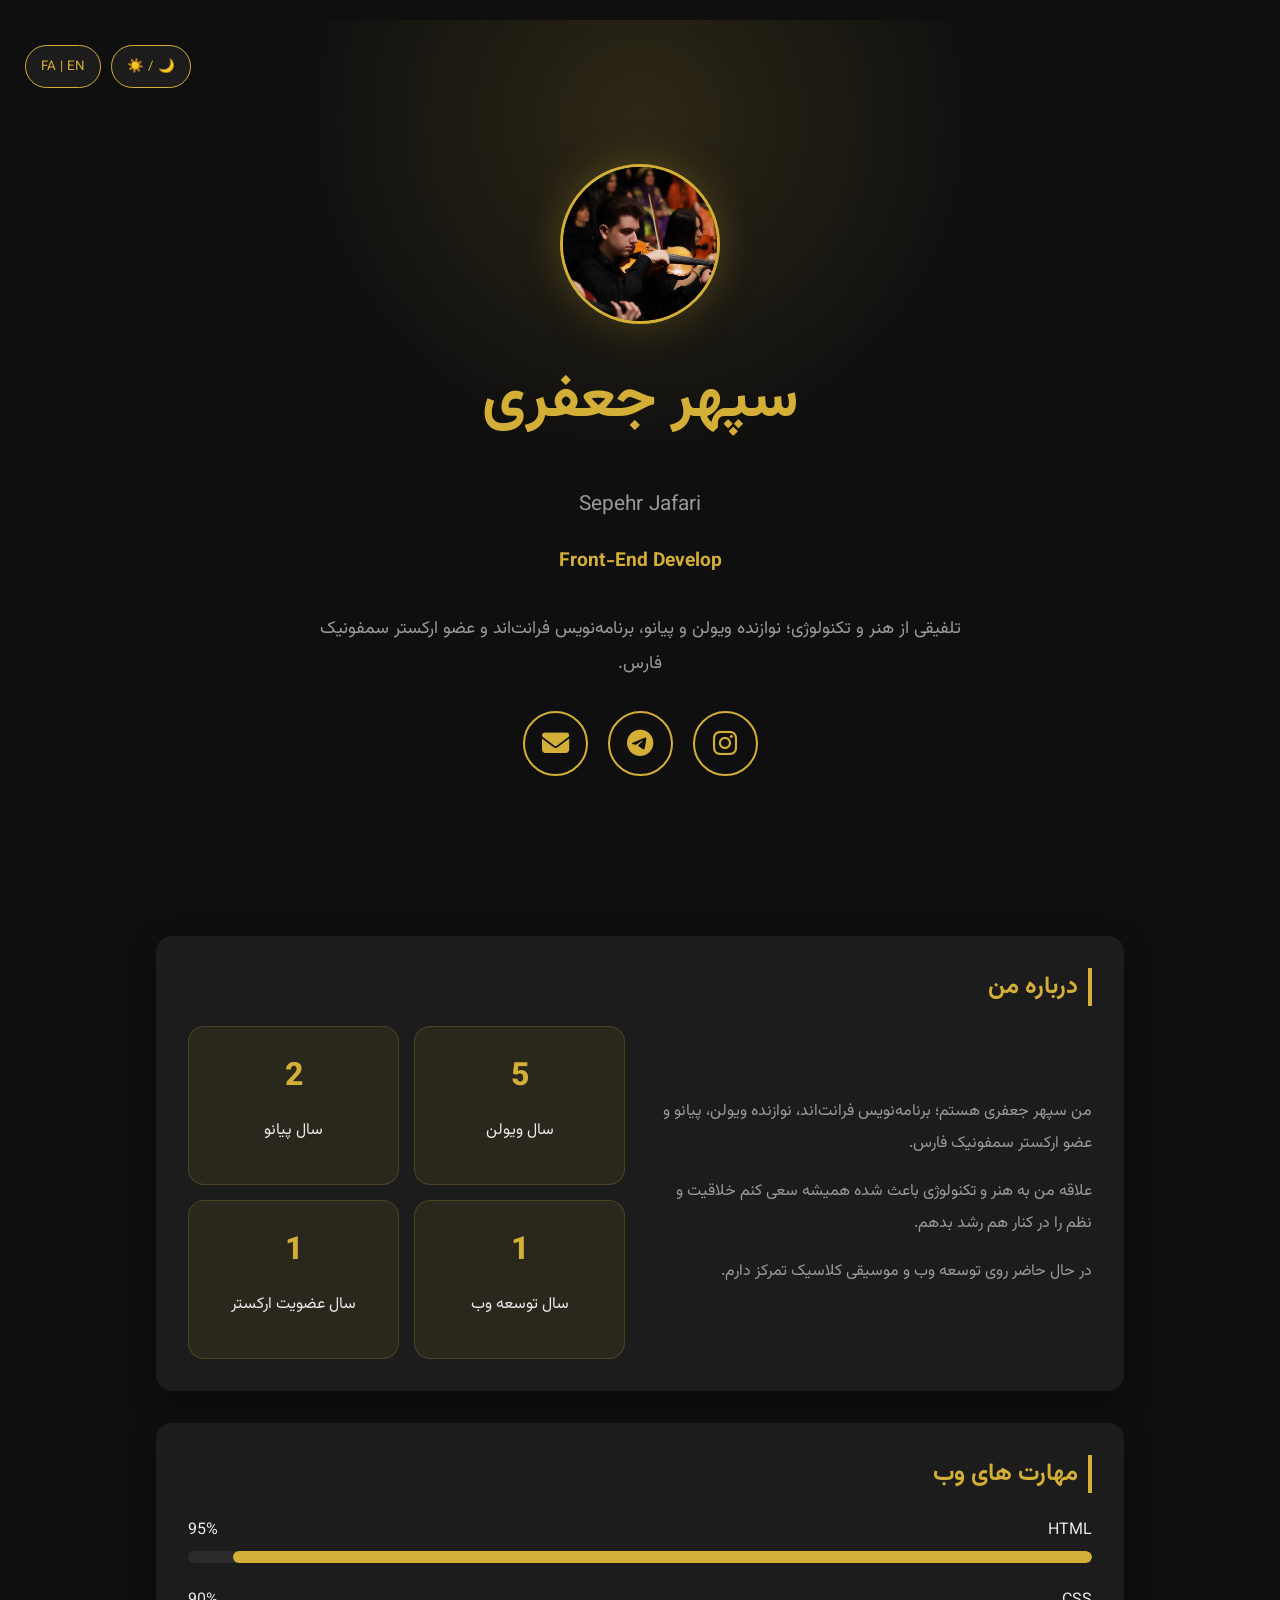
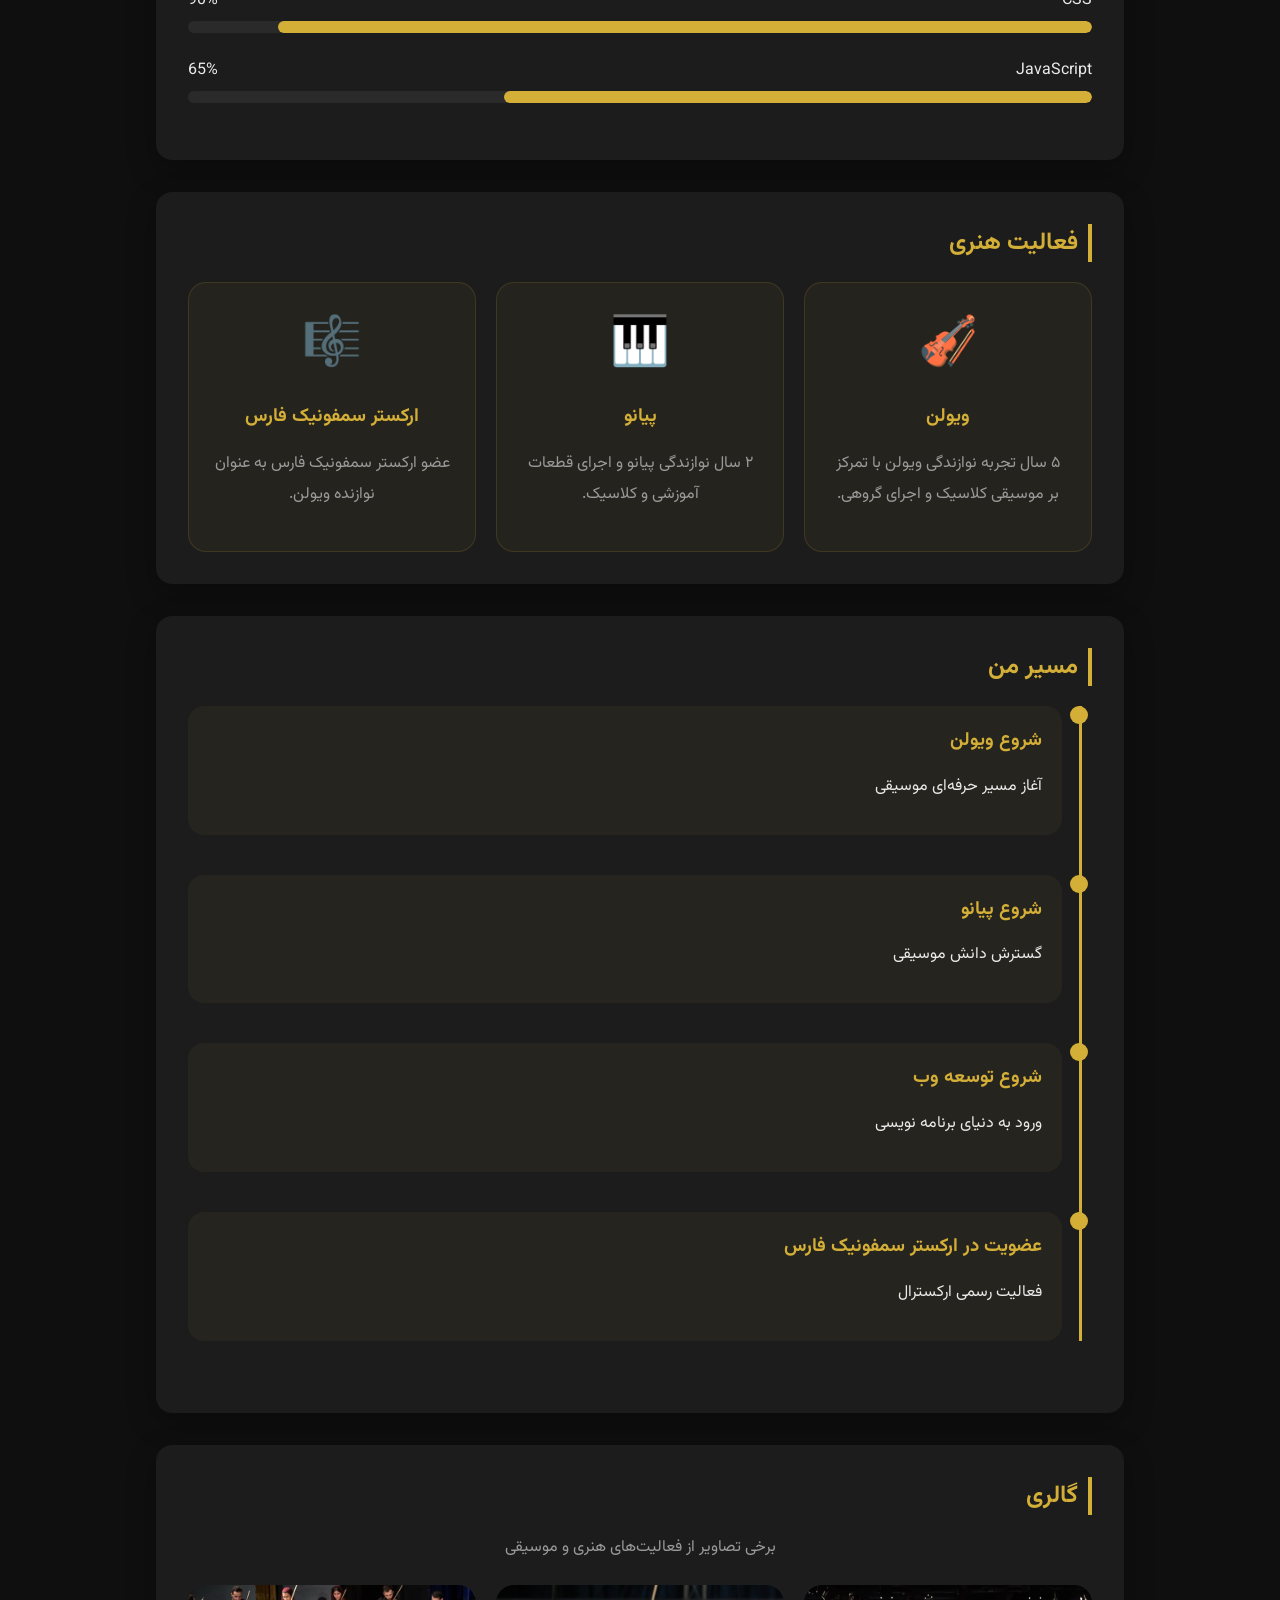
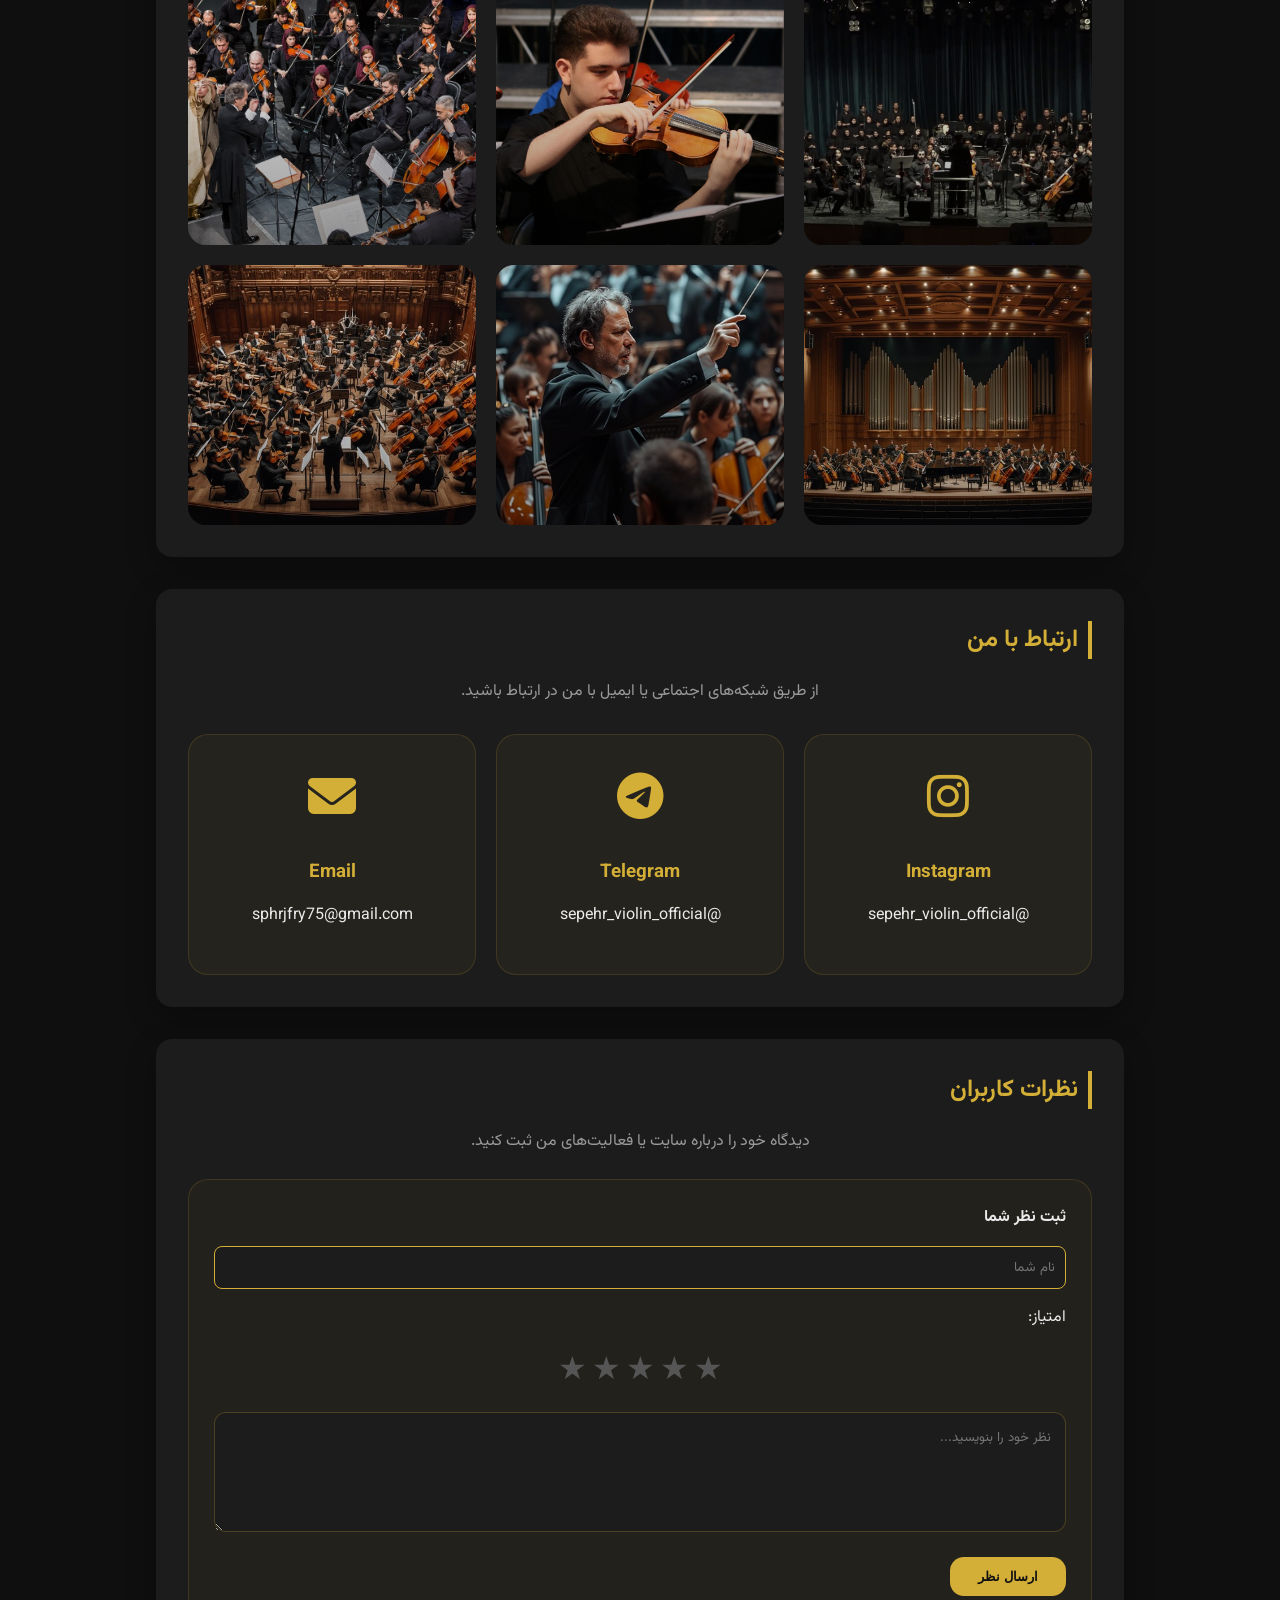
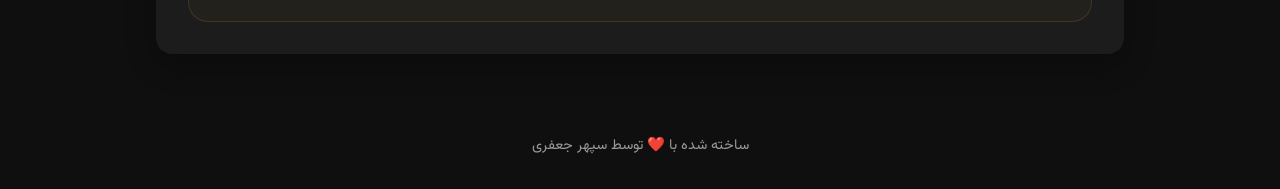
<file: index.html>
<!doctype html>
<html lang="fa" dir="rtl">

<head>
  <meta charset="UTF-8" />
  <meta name="viewport" content="width=device-width, initial-scale=1.0" />
  <title>رزومه سپهر جعفری | Sepehr Jafari</title>
  <meta name="google-site-verification" content="ZK2wuOzeRr2LqJ8RXQQLrnfOrFVLH0d0a2nVLDdTAMw" />
  <meta name="description"
    content="رزومه رسمی سپهر جعفری(Sepehr Jafari), برنامه نویس فرانت اند و نوازنده ویولن و پیانو.مشاهده سوابق و مهارت ها و راه های ارتباطی." />
  <meta name="keywords" content="سپهر جعفری,رزومه سپهر جعفری.Sepehr Jafari,برنامه نویس,ویولن,پیانو,فرانت اند" />
  <script type="application/ld+json">
      {
        "@context": "https://schema.org",
        "@type": "Person",
        "name": "سپهر جعفری",
        "alternateName": "Sepehr Jafari",
        "jobTitle": "Front-End Developer",
        "url": "https://sepi20250.github.io/Rezoome/",
        "email": "mailto:sphrjfry75@gmail.com"
      }
    </script>
  <!-- Fonts -->
  <link href="https://fonts.googleapis.com/css2?family=Vazirmatn:wght@300;400;600;800&display=swap" rel="stylesheet" />
  <!-- Favicon -->
  <link rel="icon" type="image/png" href="SJ-logo.png" />
  <link rel="stylesheet" href="https://cdnjs.cloudflare.com/ajax/libs/font-awesome/6.5.1/css/all.min.css" />
  <link rel="stylesheet" href="style.css">
</head>

<body>
  <section class="hero">
    <div class="hero-buttons">
      <button id="toggleTheme" onclick="toggleTheme()">🌙 / ☀️</button>
      <button id="langToggle">FA | EN</button>
    </div>

    <div class="profile-wrapper">
      <div class="profile-image">
        <img src="sepehr-logo.jpg" alt="profile" />
      </div>

      <h1 class="hero-title" id="heroName">سپهر جعفری</h1>

      <h2 class="hero-subtitle" id="heroSubtitle">Sepehr Jafari</h2>

      <div class="typing-container">
        <span id="typing"></span>
      </div>

      <p class="hero-description" id="heroDesc">
        تلفیقی از هنر و تکنولوژی؛ نوازنده ویولن و پیانو، برنامه‌نویس فرانت‌اند
        و عضو ارکستر سمفونیک فارس.
      </p>

      <div class="social-links">
        <a href="https://instagram.com/sepehr_violin_official" target="_blank" class="social-btn">
          <i class="fab fa-instagram"></i>
        </a>

        <a href="https://t.me/sepehr_violin_official" target="_blank" class="social-btn">
          <i class="fab fa-telegram"></i>
        </a>

        <a href="mailto:sphrjfry75@gmail.com" class="social-btn">
          <i class="fas fa-envelope"></i>
        </a>
      </div>
    </div>
  </section>

  <div class="container">
    <section class="section about-section">
      <h2 id="aboutTitle">درباره من</h2>

      <div class="about-grid">
        <div class="about-text">
          <p id="aboutText">
            من سپهر جعفری هستم؛ برنامه‌نویس فرانت‌اند، نوازنده ویولن، پیانو و
            عضو ارکستر سمفونیک فارس.
          </p>

          <p id="aboutText2">
            علاقه من به هنر و تکنولوژی باعث شده همیشه سعی کنم خلاقیت و نظم را
            در کنار هم رشد بدهم.
          </p>

          <p id="aboutText3">
            در حال حاضر روی توسعه وب و موسیقی کلاسیک تمرکز دارم.
          </p>
        </div>

        <div class="stats-grid">
          <div class="stat-card">
            <span>5</span>
            <p id="stat1">سال ویولن</p>
          </div>

          <div class="stat-card">
            <span>2</span>
            <p id="stat2">سال پیانو</p>
          </div>

          <div class="stat-card">
            <span>1</span>
            <p id="stat3">سال توسعه وب</p>
          </div>

          <div class="stat-card">
            <span>1</span>
            <p id="stat4">سال عضویت ارکستر</p>
          </div>
        </div>
      </div>
    </section>

    <section class="section">
      <h2 id="skillsTitle">مهارت های وب</h2>

      <div class="skill">
        <div class="skill-title">
          HTML
          <span>95%</span>
        </div>

        <div class="skill-bar">
          <div class="skill-fill" style="width: 95%"></div>
        </div>
      </div>

      <div class="skill">
        <div class="skill-title">
          CSS
          <span>90%</span>
        </div>

        <div class="skill-bar">
          <div class="skill-fill" style="width: 90%"></div>
        </div>
      </div>

      <div class="skill">
        <div class="skill-title">
          JavaScript
          <span>65%</span>
        </div>

        <div class="skill-bar">
          <div class="skill-fill" style="width: 65%"></div>
        </div>
      </div>
    </section>

    <section class="section">
      <h2 id="musicTitle">فعالیت هنری</h2>

      <div class="music-grid">
        <div class="music-card">
          <div class="music-icon">🎻</div>
          <h3 id="violinTitle">ویولن</h3>
          <p id="violinText">
            ۵ سال تجربه نوازندگی ویولن با تمرکز بر موسیقی کلاسیک و اجرای
            گروهی.
          </p>
        </div>

        <div class="music-card">
          <div class="music-icon">🎹</div>
          <h3 id="pianoTitle">پیانو</h3>
          <p id="pianoText">
            ۲ سال نوازندگی پیانو و اجرای قطعات آموزشی و کلاسیک.
          </p>
        </div>

        <div class="music-card">
          <div class="music-icon">🎼</div>
          <h3 id="orchestraTitle">ارکستر سمفونیک فارس</h3>
          <p id="orchestraText">
            عضو ارکستر سمفونیک فارس به عنوان نوازنده ویولن.
          </p>
        </div>
      </div>
    </section>

    <section class="section">
      <h2 id="timelineTitle">مسیر من</h2>

      <div class="timeline">
        <div class="timeline-item">
          <div class="timeline-dot"></div>
          <div class="timeline-content">
            <h3 id="t1title">شروع ویولن</h3>
            <p id="t1text">آغاز مسیر حرفه‌ای موسیقی</p>
          </div>
        </div>

        <div class="timeline-item">
          <div class="timeline-dot"></div>
          <div class="timeline-content">
            <h3 id="t2title">شروع پیانو</h3>
            <p id="t2text">گسترش دانش موسیقی</p>
          </div>
        </div>

        <div class="timeline-item">
          <div class="timeline-dot"></div>
          <div class="timeline-content">
            <h3 id="t3title">شروع توسعه وب</h3>
            <p id="t3text">ورود به دنیای برنامه نویسی</p>
          </div>
        </div>

        <div class="timeline-item">
          <div class="timeline-dot"></div>
          <div class="timeline-content">
            <h3 id="t4title">عضویت در ارکستر سمفونیک فارس</h3>
            <p id="t4text">فعالیت رسمی ارکسترال</p>
          </div>
        </div>
      </div>
    </section>

    <section class="section">
      <h2 id="galleryTitle">گالری</h2>

      <p class="gallery-text" id="galleryText">
        برخی تصاویر از فعالیت‌های هنری و موسیقی
      </p>

      <div class="gallery-grid">
        <div class="gallery-item">
          <img src="orchestra1.jpg" alt="Sepehr Jafari" />
        </div>

        <div class="gallery-item">
          <img src="orchestra2.jpg" alt="Sepehr Jafari" />
        </div>

        <div class="gallery-item">
          <img src="orchestra3.jpg" alt="Sepehr Jafari" />
        </div>

        <div class="gallery-item">
          <img src="orchestra4.jpg" alt="Sepehr Jafari" />
        </div>

        <div class="gallery-item">
          <img src="orchestra5.jpg" alt="Sepehr Jafari" />
        </div>

        <div class="gallery-item">
          <img src="orchestra6.jpg" alt="Sepehr Jafari" />
        </div>
      </div>
    </section>

    <section class="section">
      <h2 id="contactTitle">ارتباط با من</h2>

      <p class="contact-text" id="contactText">
        از طریق شبکه‌های اجتماعی یا ایمیل با من در ارتباط باشید.
      </p>

      <div class="contact-grid">
        <a href="https://instagram.com/sepehr_violin_official" target="_blank" class="contact-card">
          <div class="contact-icon">
            <i class="fab fa-instagram"></i>
          </div>

          <h3>Instagram</h3>

          <p>@sepehr_violin_official</p>
        </a>

        <a href="https://t.me/sepehr_violin_official" target="_blank" class="contact-card">
          <div class="contact-icon">
            <i class="fab fa-telegram"></i>
          </div>

          <h3>Telegram</h3>

          <p>@sepehr_violin_official</p>
        </a>

        <a href="mailto:sphrjfry75@gmail.com" class="contact-card">
          <div class="contact-icon">
            <i class="fas fa-envelope"></i>
          </div>

          <h3>Email</h3>

          <p>sphrjfry75@gmail.com</p>
        </a>
      </div>
    </section>

    <section class="section">
      <h2 id="commentsTitle">نظرات کاربران</h2>
      <p class="comment-desc" id="commentDesc">
        دیدگاه خود را درباره سایت یا فعالیت‌های من ثبت کنید.
      </p>

      <div id="comments-container">
        <!-- نظرات تأیید شده بعد از مدیریت شما ظاهر می‌شوند -->
      </div>

      <form id="commentForm" class="job">
        <strong id="commentFormTitle">ثبت نظر شما</strong>
        <p>
          <input id="nameInput" type="text" name="name" placeholder="نام شما" required style="
                width: 100%;
                padding: 10px;
                border-radius: 8px;
                border: 1px solid var(--gold);
                background: var(--card);
                color: var(--text);
              " />
        </p>
        <p>
          <label id="rateLabel">امتیاز:</label>

        <div class="rating">
          <input type="radio" name="rate" id="star5" value="5">
          <label for="star5">★</label>

          <input type="radio" name="rate" id="star4" value="4">
          <label for="star4">★</label>

          <input type="radio" name="rate" id="star3" value="3">
          <label for="star3">★</label>

          <input type="radio" name="rate" id="star2" value="2">
          <label for="star2">★</label>

          <input type="radio" name="rate" id="star1" value="1">
          <label for="star1">★</label>
        </div>
        </p>
        <p>
          <textarea id="commentInput" name="comment" placeholder="نظر خود را بنویسید..."></textarea>
        </p>
        <button id="submitBtn" type="submit">ارسال نظر</button>
      </form>

      <div id="successMessage">نظر شما با موفقیت ثبت شد ✅</div>
    </section>
  </div>

  <footer id="footerText">ساخته شده با ❤️ توسط سپهر جعفری</footer>

  <script src="script.js"></script>
</body>

</html>
</file>
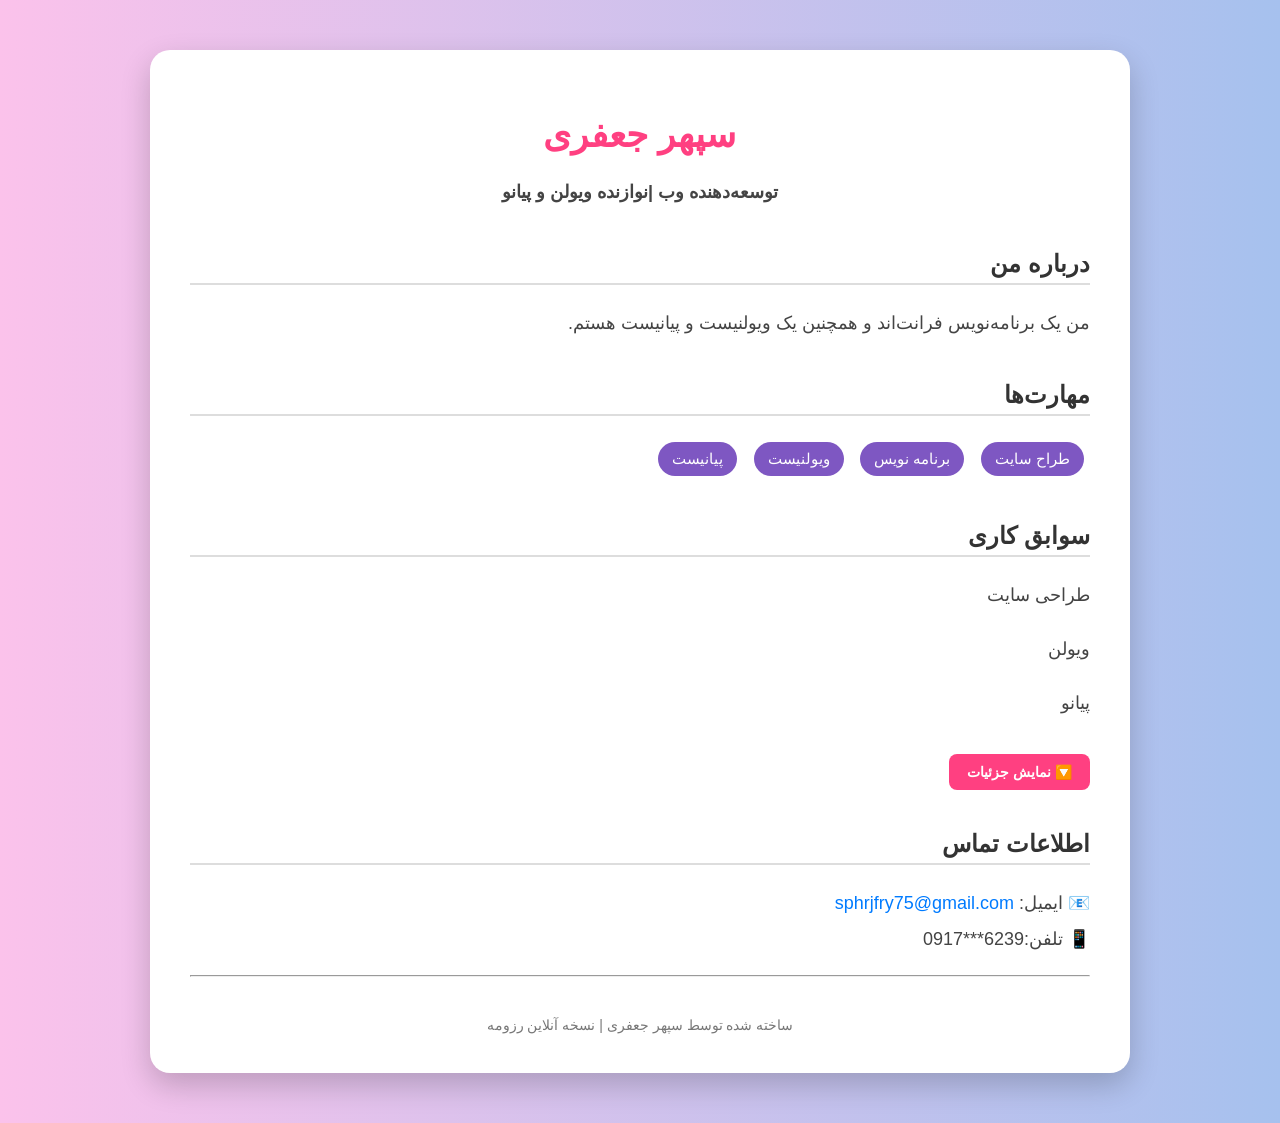
<file: Rezoome.html>
<!DOCTYPE html>
<html lang="fa">
<head>
  <meta charset="UTF-8">
  <meta name="viewport" content="width=device-width, initial-scale=1">
  <title>رزومه سپهر جعفری</title>

  <!-- فونت Vazir از CDN -->
  <link href="https://cdn.fontcdn.ir/Font/Persian/Vazir/Vazir.css" rel="stylesheet" type="text/css" />

  <style>
    body {
      font-family: 'Vazir', sans-serif;
      margin: 0;
      padding: 0;
      background: linear-gradient(to right, #fbc2eb, #a6c1ee);
      direction: rtl;
    }

    .container {
      max-width: 900px;
      margin: 50px auto;
      background: white;
      padding: 40px;
      border-radius: 20px;
      box-shadow: 0 12px 30px rgba(0, 0, 0, 0.2);
      animation: fadeIn 1s ease-in-out;
    }

    @keyframes fadeIn {
      from {opacity: 0; transform: translateY(20px);}
      to {opacity: 1; transform: translateY(0);}
    }

    h1 {
      color: #ff4081;
      text-align: center;
      font-size: 36px;
      margin-bottom: 5px;
    }

    h2 {
      color: #333;
      border-bottom: 2px solid #ddd;
      padding-bottom: 5px;
      margin-top: 40px;
    }

    p {
      line-height: 2;
      color: #444;
      font-size: 18px;
    }

    .skills span {
      display: inline-block;
      background: #7e57c2;
      color: white;
      padding: 8px 14px;
      margin: 6px;
      border-radius: 20px;
      font-size: 15px;
      transition: transform 0.2s;
    }

    .skills span:hover {
      transform: scale(1.1);
    }

    .btn {
        font-weight: bold;
        font-size: 24px;
      background: #ff4081;
      color: white;
      border: none;
      padding: 10px 18px;
      cursor: pointer;
      margin-top: 15px;
      border-radius: 8px;
      font-size: 14px;
      transition: background 0.3s;
    }

    .btn:hover {
      background: #e91e63;
    }

    .job-details {
      display: none;
      margin-top: 10px;
      background-color: #f0f0f0;
      padding: 10px 15px;
      border-radius: 8px;
    }

    footer {
      text-align: center;
      margin-top: 40px;
      font-size: 14px;
      color: #777;
    }

    a {
      color: #007bff;
      text-decoration: none;
    }

    a:hover {
      text-decoration: underline;
    }
  </style>
</head>
<body>

<div class="container">
  <h1>سپهر جعفری</h1>
  <p style="text-align:center;"><strong>توسعه‌دهنده وب |نوازنده ویولن و پیانو</strong></p>

  <h2>درباره من</h2>
  <p>من یک برنامه‌نویس فرانت‌اند و همچنین یک ویولنیست و پیانیست هستم.
  <h2>مهارت‌ها</h2>
  <div class="skills">
    <span>طراح سایت</span>
    <span>برنامه نویس</span>
    <span>ویولنیست</span>
    <span>پیانیست</span>
  </div>

  <h2>سوابق کاری</h2>
  <p>طراحی سایت</p>
  <p>ویولن</p>
  <p>پیانو</p>
  <button class="btn" onclick="toggleDetails()">🔽 نمایش جزئیات</button>
  <div class="job-details" id="jobDetails">
    <ul>
      <li>طراحی سایت=1 سال</li>
      <li>ویولن=4 سال</li>
      <li>پیانو=2 سال</li>
    </ul>
  </div>

  <h2>اطلاعات تماس</h2>
  <p>
    📧 ایمیل: <a href="mailto:ali.rezaei@example.com">sphrjfry75@gmail.com</a><br>
    📱 تلفن:6239***0917<br>
  </p>
  <hr>

  <footer>
    ساخته شده توسط سپهر جعفری  | نسخه آنلاین رزومه
  </footer>
</div>

<script>
  function toggleDetails() {
    var details = document.getElementById("jobDetails");
    if (details.style.display === "none" || details.style.display === "") {
      details.style.display = "block";
    } else {
      details.style.display = "none";
    }
  }
</script>

</body>
</html>
</file>
<file: style.css>
:root {
      --bg: #0f0f0f;
      --card: #1c1c1c;
      --text: #eaeaea;
      --gold: #d4af37;
      --muted: #9a9a9a;
    }

    body.light {
      --bg: #f5f5f5;
      --card: #ffffff;
      --text: #1a1a1a;
      --gold: #b89b2e;
      --muted: #666;
    }

    * {
      box-sizing: border-box;
    }

    body {
      margin: 0;
      font-family: "Vazirmatn", sans-serif;
      background: var(--bg);
      color: var(--text);
      transition:
        background 0.4s,
        color 0.4s;
    }

    header {
      padding: 3rem 1rem;
      text-align: center;
      animation: fadeDown 1s ease;
    }

    header h1 {
      font-size: 2.5rem;
      margin: 0;
      color: var(--gold);
    }

    header p {
      margin-top: 0.8rem;
      color: var(--muted);
    }

    .toggle {
      position: fixed;
      top: 20px;
      left: 20px;
      background: var(--card);
      border: 1px solid var(--gold);
      color: var(--gold);
      padding: 0.5rem 1rem;
      border-radius: 30px;
      cursor: pointer;
      transition: 0.3s;
    }

    .container {
      max-width: 1000px;
      margin: auto;
      padding: 1rem;
    }

    .section {
      background: var(--card);
      border-radius: 16px;
      padding: 2rem;
      margin-bottom: 2rem;
      box-shadow: 0 10px 30px rgba(0, 0, 0, 0.3);
      animation: fadeUp 1s ease;
    }

    .section h2 {
      margin-top: 0;
      color: var(--gold);
      border-right: 4px solid var(--gold);
      padding-right: 10px;
    }

    .job {
      margin-top: 1.5rem;
      padding-right: 1rem;
      border-right: 2px dashed var(--gold);
      animation: slideIn 1.2s ease;
    }

    footer {
      text-align: center;
      padding: 2rem;
      color: var(--muted);
      font-size: 0.9rem;
    }

    @keyframes fadeUp {
      from {
        opacity: 0;
        transform: translateY(30px);
      }

      to {
        opacity: 1;
        transform: translateY(0);
      }
    }

    @keyframes fadeDown {
      from {
        opacity: 0;
        transform: translateY(-30px);
      }

      to {
        opacity: 1;
        transform: translateY(0);
      }
    }

    @keyframes slideIn {
      from {
        opacity: 0;
        transform: translateX(40px);
      }

      to {
        opacity: 1;
        transform: translateX(0);
      }
    }

    /* فرم نظرات */
    form textarea {
      width: 100%;
      min-height: 80px;
      border-radius: 8px;
      padding: 10px;
      background: var(--card);
      color: var(--text);
      border: 1px solid var(--gold);
    }

    form button {
      background: var(--gold);
      border: none;
      padding: 10px 20px;
      border-radius: 20px;
      cursor: pointer;
      color: var(--dark);
      font-weight: bold;
    }

    #successMessage {
      color: limegreen;
      margin-top: 10px;
      font-weight: bold;
      display: none;
    }

    .hero {
      min-height: 100vh;
      display: flex;
      justify-content: center;
      align-items: center;
      text-align: center;
      padding: 40px 20px;
      position: relative;
      overflow: hidden;
    }

    .hero::before {
      content: "";
      position: absolute;
      width: 700px;
      height: 700px;
      background: radial-gradient(circle,
          rgba(212, 175, 55, 0.15),
          transparent 70%);
      top: -250px;
      left: 50%;
      transform: translateX(-50%);
    }

    .hero-buttons {
      position: absolute;
      top: 25px;
      left: 25px;
      display: flex;
      gap: 10px;
      z-index: 10;
    }

    .hero-buttons button {
      background: var(--card);
      border: 1px solid var(--gold);
      color: var(--gold);
      padding: 10px 15px;
      border-radius: 50px;
      cursor: pointer;
      font-family: inherit;
    }

    .profile-wrapper {
      position: relative;
      z-index: 5;
      max-width: 800px;
    }

    .profile-image {
      width: 220px;
      height: 220px;
      border-radius: 50%;
      margin: auto;
      border: 4px solid var(--gold);
      display: flex;
      justify-content: center;
      align-items: center;
      background: #252525;
      font-size: 1rem;
      color: #888;
      box-shadow: 0 0 40px rgba(212, 175, 55, 0.25);
    }

    .hero-title {
      font-size: 3.8rem;
      margin-top: 30px;
      color: var(--gold);
    }

    .hero-subtitle {
      font-size: 1.3rem;
      font-weight: 400;
      margin-top: -10px;
      color: var(--muted);
    }

    .typing-container {
      margin-top: 25px;
      height: 40px;
      font-size: 1.2rem;
      font-weight: 700;
      color: var(--gold);
    }

    .hero-description {
      max-width: 650px;
      margin: 25px auto;
      font-size: 1.1rem;
      line-height: 2;
      color: var(--muted);
    }

    .social-links {
      display: flex;
      justify-content: center;
      gap: 20px;
      margin-top: 30px;
    }

    .social-btn {
      width: 65px;
      height: 65px;
      border-radius: 50%;
      display: flex;
      justify-content: center;
      align-items: center;
      font-size: 1.7rem;
      color: var(--gold);
      border: 2px solid var(--gold);
      text-decoration: none;
      transition: 0.3s;
    }

    .social-btn:hover {
      transform: translateY(-8px);
      box-shadow: 0 0 25px rgba(212, 175, 55, 0.5);
    }

    @media (max-width: 768px) {
      .hero-title {
        font-size: 2.6rem;
      }

      .profile-image {
        width: 170px;
        height: 170px;
      }

      .hero-description {
        font-size: 1rem;
      }
    }

    .about-grid {
      display: grid;
      grid-template-columns: 1fr 1fr;
      gap: 30px;
      align-items: center;
    }

    .about-text p {
      line-height: 2;
      color: var(--muted);
    }

    .stats-grid {
      display: grid;
      grid-template-columns: repeat(2, 1fr);
      gap: 15px;
    }

    .stat-card {
      background: rgba(212, 175, 55, 0.08);
      border: 1px solid rgba(212, 175, 55, 0.2);
      padding: 25px;
      border-radius: 16px;
      text-align: center;
    }

    .stat-card span {
      display: block;
      font-size: 2rem;
      font-weight: 800;
      color: var(--gold);
    }

    .skill {
      margin: 25px 0;
    }

    .skill-title {
      display: flex;
      justify-content: space-between;
      margin-bottom: 8px;
    }

    .skill-bar {
      height: 12px;
      background: #2a2a2a;
      border-radius: 30px;
      overflow: hidden;
    }

    .skill-fill {
      height: 100%;
      background: var(--gold);
      border-radius: 30px;
    }

    @media (max-width: 768px) {
      .about-grid {
        grid-template-columns: 1fr;
      }
    }

    .music-grid {
      display: grid;
      grid-template-columns: repeat(auto-fit, minmax(250px, 1fr));
      gap: 20px;
    }

    .music-card {
      background: rgba(212, 175, 55, 0.05);
      border: 1px solid rgba(212, 175, 55, 0.15);
      padding: 25px;
      border-radius: 18px;
      text-align: center;
      transition: 0.3s;
    }

    .music-card:hover {
      transform: translateY(-8px);
    }

    .music-icon {
      font-size: 3rem;
      margin-bottom: 15px;
    }

    .music-card h3 {
      color: var(--gold);
    }

    .music-card p {
      color: var(--muted);
      line-height: 1.9;
    }

    .timeline {
      position: relative;
      padding-right: 30px;
    }

    .timeline::before {
      content: "";
      position: absolute;
      right: 10px;
      top: 0;
      width: 3px;
      height: 100%;
      background: var(--gold);
    }

    .timeline-item {
      position: relative;
      margin-bottom: 40px;
    }

    .timeline-dot {
      position: absolute;
      right: -26px;
      width: 18px;
      height: 18px;
      background: var(--gold);
      border-radius: 50%;
    }

    .timeline-content {
      background: rgba(212, 175, 55, 0.05);
      padding: 20px;
      border-radius: 16px;
    }

    .timeline-content h3 {
      margin-top: 0;
      color: var(--gold);
    }

    .gallery-text {
      text-align: center;
      color: var(--muted);
      margin-bottom: 25px;
    }

    .gallery-grid {
      display: grid;
      grid-template-columns: repeat(auto-fit, minmax(250px, 1fr));
      gap: 20px;
    }

    .gallery-item {
      overflow: hidden;
      border-radius: 18px;
      position: relative;
    }

    .gallery-item img {
      width: 100%;
      height: 260px;
      object-fit: cover;
      display: block;
      transition: 0.5s;
    }

    .gallery-item:hover img {
      transform: scale(1.08);
    }

    .gallery-item::after {
      content: "";
      position: absolute;
      inset: 0;
      background: linear-gradient(to top, rgba(0, 0, 0, 0.4), transparent);
      pointer-events: none;
    }

    .comment-desc {
      text-align: center;
      color: var(--muted);
      margin-bottom: 25px;
    }

    #commentForm {
      background: rgba(212, 175, 55, 0.04);
      border: 1px solid rgba(212, 175, 55, 0.15);
      padding: 25px;
      border-radius: 20px;
    }

    #commentForm input,
    #commentForm textarea {
      width: 100%;
      padding: 14px;
      border-radius: 12px;
      border: 1px solid rgba(212, 175, 55, 0.25);
      background: var(--card);
      color: var(--text);
      font-family: inherit;
    }

    #commentForm textarea {
      min-height: 120px;
      resize: vertical;
    }

    #commentForm button {
      background: var(--gold);
      color: #111;
      padding: 12px 28px;
      border: none;
      border-radius: 14px;
      cursor: pointer;
      font-weight: 700;
      transition: 0.3s;
    }

    #commentForm button:hover {
      transform: translateY(-3px);
    }

    #successMessage {
      text-align: center;
      background: rgba(0, 255, 120, 0.08);
      border: 1px solid rgba(0, 255, 120, 0.2);
      padding: 15px;
      border-radius: 12px;
      margin-top: 15px;
    }

    .contact-text {
      text-align: center;
      color: var(--muted);
      margin-bottom: 30px;
    }

    .contact-grid {
      display: grid;
      grid-template-columns: repeat(auto-fit, minmax(250px, 1fr));
      gap: 20px;
    }

    .contact-card {
      background: rgba(212, 175, 55, 0.05);
      border: 1px solid rgba(212, 175, 55, 0.15);

      border-radius: 20px;

      padding: 30px;

      text-align: center;

      text-decoration: none;

      color: var(--text);

      transition: 0.3s;
    }

    .contact-card:hover {
      transform: translateY(-10px);

      box-shadow: 0 15px 30px rgba(212, 175, 55, 0.15);
    }

    .contact-icon {
      font-size: 3rem;

      margin-bottom: 15px;

      color: var(--gold);
    }

    .contact-card h3 {
      color: var(--gold);

      margin-bottom: 10px;
    }

    .profile-image {
      width: 160px;
      height: 160px;
      border-radius: 50%;
      overflow: hidden;
      border: 3px solid var(--gold);
    }

    .profile-image img {
      width: 100%;
      height: 100%;
      object-fit: cover;
    }

    .rating {
      display: flex;
      flex-direction: row-reverse;
      justify-content: center;
      gap: 5px;
    }

    .rating input {
      display: none;
    }

    .rating label {
      font-size: 2rem;
      cursor: pointer;
      color: #555;
      transition: .2s;
    }

    .rating label:hover,
    .rating label:hover~label {
      color: gold;
    }

    .rating input:checked~label {
      color: gold;
    }

    body {
      opacity: 0;
      transform: translateY(20px);
      transition:
        opacity 0.8s ease,
        transform 2s ease;
    }

    body.loaded {
      opacity: 1;
    }
</file>
